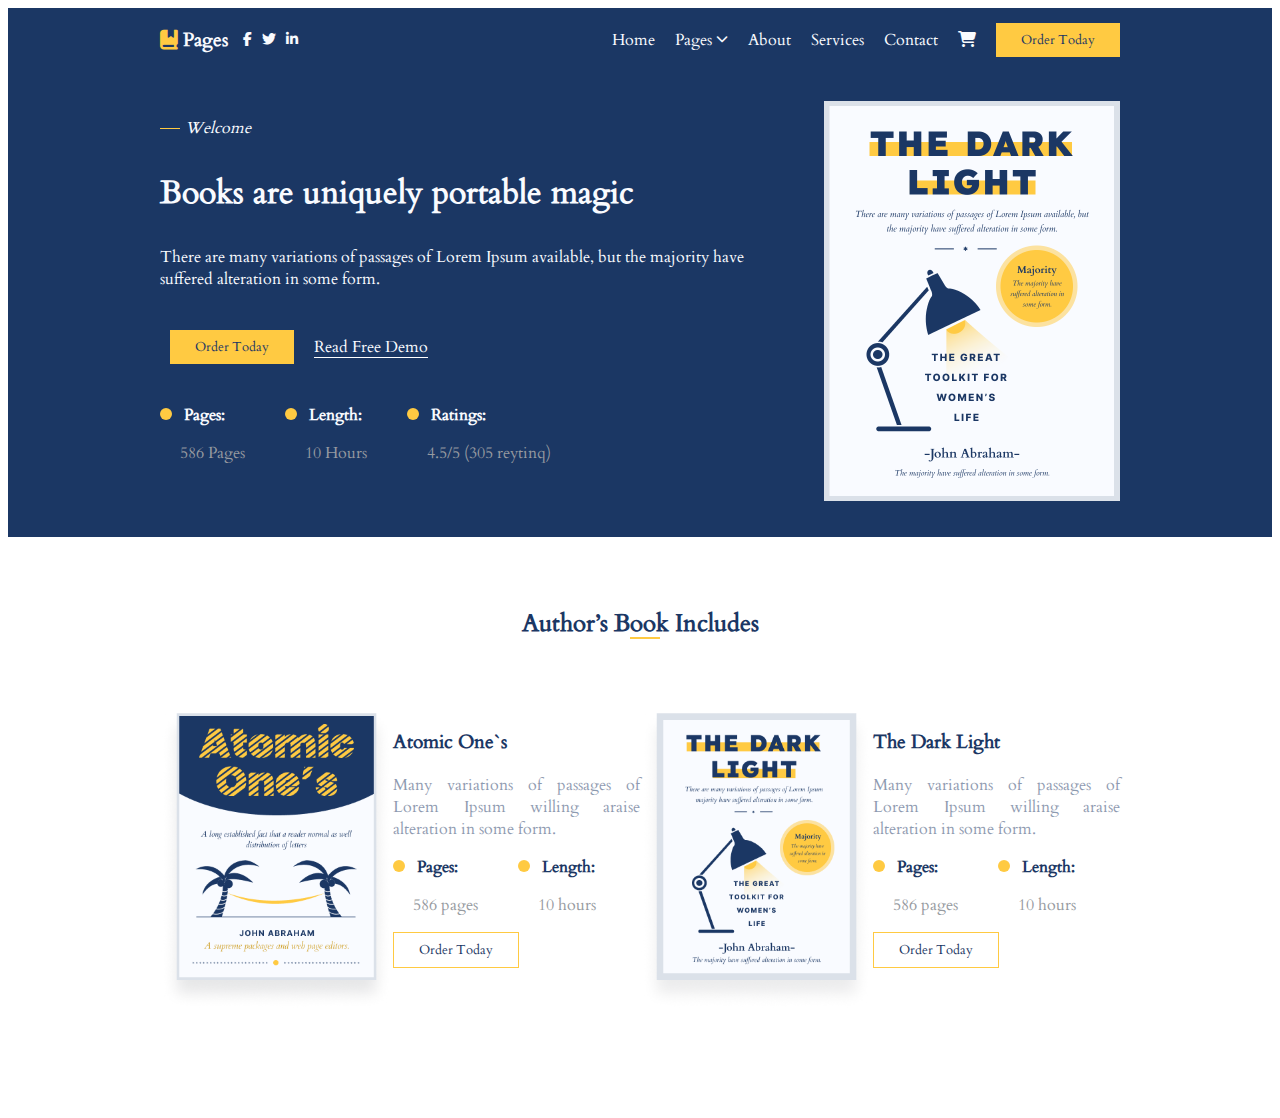
<file: Home/index.html>
<!DOCTYPE html>
<html lang="en">
<head>
    <meta charset="UTF-8">
    <meta http-equiv="X-UA-Compatible" content="IE=edge">
    <meta name="viewport" content="width=device-width, initial-scale=1.0">
    <title>Book Store</title>
    <link rel="stylesheet" href="./style.css">
    <link rel="stylesheet" href="https://necolas.github.io/normalize.css/8.0.1/normalize.css" />
    <link rel="stylesheet" href="https://cdnjs.cloudflare.com/ajax/libs/font-awesome/6.4.0/css/all.min.css" />
</head>
<body>
    <header class="bg-blue">
        <div class="header d-flex container space-between align-center">
          <div class="d-flex align-center icon-container">
            <div class="d-flex align-center logo-container">
              <i class="fa-solid fa-book-bookmark yellow fa-lg"></i>
              <h3>Pages</h3>
            </div>
            <div class="header-icons-container d-flex">
              <a class="icons-border-bg-white" target="_blank" href="https://www.facebook.com/">
                <i class="fa-brands i-blue fa-facebook-f fa-sm"> </i>
              </a>
    
              <a class="icons-border-bg-white" target="_blank" href="https://twitter.com/">
                <i class="fa-brands i-blue fa-twitter fa-sm"> </i>
              </a>
              <a class="icons-border-bg-white" target="_blank" href="https://www.linkedin.com/">
                <i class="fa-brands i-blue fa-linkedin-in fa-sm"> </i>
              </a>
            </div>
          </div>
          <!-- navigation start -->
          <div class="d-flex pages-container align-center">
            <ul class="d-flex pages-container align-center links">
              <div class="d-flex align-center hidden-logo logo-container">
                <i class="fa-solid fa-book-bookmark yellow fa-lg"></i>
                <h3>Pages</h3>
                <a class="cart-shop" href="#cart"><i class="fa-solid fa-cart-shopping"></i></a>
                <div id="close-menu">
                  <i class="fa-regular fa-rectangle-xmark fa-lg"></i>
                </div>
              </div>
              <li><a href="">Home</a></li>
              <li>
                <a href="">Pages <i class="fa-solid fa-chevron-down fa-xs"></i></a>
              </li>
              <li><a href="">About</a></li>
              <li><a href="">Services</a></li>
              <li><a href="">Contact</a></li>
              <div class="header-icons-container d-flex">
                <a class="icons-border-bg-white" target="_blank" href="https://www.facebook.com/">
                  <i class="fa-brands i-blue fa-facebook-f fa-sm"> </i>
                </a>
    
                <a class="icons-border-bg-white" target="_blank" href="https://twitter.com/">
                  <i class="fa-brands i-blue fa-twitter fa-sm"> </i>
                </a>
                <a class="icons-border-bg-white" target="_blank" href="https://www.linkedin.com/">
                  <i class="fa-brands i-blue fa-linkedin-in fa-sm"> </i>
                </a>
              </div>
              <button class="btn menu-btn">
                <a class="blue" href="#">Order Today</a>
              </button>
            </ul>
            <a class="cart-shop" href="#cart"><i class="fa-solid fa-cart-shopping"></i></a>
    
            <button class="btn menu-btn">
              <a class="blue" href="#">Order Today</a>
            </button>
            <div class="menu" id="menu">
              <i class="fa-solid fa-bars"></i>
            </div>
          </div>
        </div>
      </header>
    <!-- navigation end -->
 
    <!-- welcome to pages start -->
  <div class="bg-blue">
    <div class="nav container d-flex space-between">
      <div>
        <div class="welcome-section">
          <p class="lined"><i>Welcome</i></p>
          <h1 class="unique-text">Books are uniquely
            portable magic</h1>
          <p>
            There are many variations of passages of Lorem Ipsum available,
            but the majority have suffered alteration in some form.
          </p>
        </div>
        <div class="mar-30 d-flex align-center blue-section">
          <button class="btn">
            <a class="blue" href="#">Order Today</a>
          </button>
          <a class="underline" href="#">Read Free Demo</a>
        </div>
        <div>
          <div class="pages-cont d-flex">
            <div class="bulleted">
              <h4>Pages:</h4>
              <p class="gray">586 Pages</p>
            </div>
            <div class="bulleted">
              <h4>Length:</h4>
              <p class="gray">10 Hours</p>
            </div>
            <div class="bulleted">
              <h4>Ratings:</h4>
              <p class="gray">4.5/5 (305 reytinq)</p>
            </div>
          </div>
        </div>
      </div>
      <div>
        <img class="bookLight" src="../assets/Book.png" alt="The Dark Light Book cover" />
      </div>
    </div>
  </div>
  <!-- welcome to pages end --> 

  <!-- author`s books start -->
  <div class="books-section">
    <div class="container">
      <h2 class="blue line-sm includes-text">Author’s Book Includes</h2>
      <div class="d-flex space-between books-section">
        <div class="d-flex blue books-sec-cont">
          <img class="books-small" src="../assets/Book-sm1.png" alt="Atomic one`s book cover" />
          <div class="books-small-text">
            <h3>Atomic One`s</h3>
            <p>
              Many variations of passages of Lorem Ipsum willing araise
              alteration in some form.
            </p>
            <div class="d-flex blue books-pages-cont">
              <div class="bulleted">
                <h4>Pages:</h4>
                <p class="gray">586 pages</p>
              </div>
              <div class="bulleted">
                <h4>Length:</h4>
                <p class="gray">10 hours</p>
              </div>
            </div>
            <button class="btn-no-bg">
              <a class="blue" href="#">Order Today</a>
            </button>
          </div>
        </div>

        <div class="d-flex blue books-sec-cont">
          <img class="books-small" src="../assets/Book-sm2.png" alt="The dark light book cover" />
          <div class="books-small-text">
            <h3>The Dark Light</h3>
            <p>
              Many variations of passages of Lorem Ipsum willing araise
              alteration in some form.
            </p>
            <div class="d-flex blue books-pages-cont">
              <div class="bulleted">
                <h4>Pages:</h4>
                <p class="gray">586 pages</p>
              </div>
              <div class="bulleted">
                <h4>Length:</h4>
                <p class="gray">10 hours</p>
              </div>
            </div>
            <button class="btn-no-bg">
              <a class="blue" href="#">Order Today</a>
            </button>
          </div>
        </div>
      </div>
    </div>
  </div>
  <!-- author`s books end -->
</body>
</html>
</file>
<file: Home/style.css>
@font-face {
    font-family: Cardo-regular;
    src: url(../fonts/Cardo-Regular.ttf);
  }
  @font-face {
    font-family: Cardo-italic;
    src: url(../fonts/Cardo-Italic.ttf);
  }
  @font-face {
    font-family: Cardo-bold;
    src: url(../fonts/Cardo-Bold.ttf);
  }
  
  * {
    font-family: Cardo-regular, Cardo-italic, Cardo-bold, serif;
    object-fit: cover;
  }

  .container {
    max-width: 960px;
    margin: 0 auto;
  }
  body {
    color: #f9fbff;
    font-family: Cardo-regular, Cardo-italic, Cardo-bold, serif;
  }
  .links .menu-btn {
    display: none;
  }
  .links .header-icons-container {
    display: none;
  }
  .links .hidden-logo {
    display: none;
  }
  
  .menu {
    display: none;
  }
  .header {
    padding-bottom: 30px;
  }
  .nav {
    gap: 80px;
    padding-bottom: 30px;
  }
  
  .unique-text {
    padding: 10px 0;
  }
  .blue-section {
    padding: 10px;
    gap: 20px;
  }
  .pages-cont {
    gap: 40px;
  }
  .d-flex {
    display: flex;
  }
  
  .align-center {
    align-items: center;
  }
  
  .justify-center {
    justify-content: center;
  }
  .center {
    justify-content: center;
    align-items: center;
  }
  .space-around {
    justify-content: space-around;
  }
  .space-between {
    justify-content: space-between;
  }
  .logo-container {
    gap: 5px;
  }
  
  .icon-container {
    gap: 15px;
  }
  .pages-container {
    gap: 20px;
  }
  .links li {
    display: inline-block;
  }
  .mar-30 {
    margin: 30px auto;
  }
  .bg-blue {
    background-color: #1b3764;
  }
  
  .fa-brands {
    color: #f9fbff;
  }
  
  .yellow {
    color: #ffca42;
  }
  .white {
    color: #f4f8ff;
  }
  .blue {
    color: #1b3764;
  }
  .gray {
    color: #969aa0;
  }
  .header-icons-container {
    gap: 10px;
  }
  
  .btn {
    background-color: #ffca42;
    border: none;
    color: #1b3764;
    padding: 8px 25px;
  }
  .btn-no-bg {
    border: 1px solid #ffca42;
    color: #1b3764;
    padding: 8px 25px;
    background-color: transparent;
  }
  .btn-no-bg-white {
    border: 1px solid #ffca42;
    color: #f4f8ff;
    padding: 8px 25px;
    background-color: transparent;
  }
  a {
    text-decoration: none;
    color: #f9fbff;
  }
  p {
    text-align: justify;
  }
  .bulleted::before {
    display: inline-block;
    content: "";
    border-radius: 0.375rem;
    height: 0.75rem;
    width: 0.75rem;
    margin-right: 0.5rem;
    background-color: #ffca42;
  }
  
  .bulleted h4 {
    display: inline;
  }
  
  .bulleted p {
    margin-left: 20px;
  }
  
  .underline {
    text-decoration: none;
    position: relative;
    color: #f9fbff;
  }

  
.underline::after {
    content: "";
    position: absolute;
    width: 100%;
    height: 1px;
    background-color: white;
    bottom: 0;
    left: 0;
  }
  
  .lined {
    position: relative;
    padding-left: 25px;
  }
  .lined::before {
    content: "";
    display: block;
    width: 20px;
    height: 0.5px;
    background: #ffca42;
    left: 0;
    top: 50%;
    position: absolute;
  }
  
  .bookLight {
    max-height: 400px;
  }
  
  .line-sm {
    position: relative;
  }
  
  .line-sm::after {
    display: block;
    content: "";
    width: 30px;
    height: 2px;
    background: #ffca42;
    position: absolute;
    bottom: 0;
    left: 470px;
    top: 30px;
  }
  .books-pages-cont {
    gap: 40px;
  }
  .books-small {
    max-height: 300px;
  }
  .books-small-text >p{
    opacity: 0.5;
  }
  .bg-light-blue {
    background-color: #f4f8ff;
  }
  .books-section {
    padding: 50px 0;
  }
  .includes-text {
    text-align: center;
  }
  .author-section {
    padding: 50px 0;
    gap: 60px;
  }
  .author-image {
    max-height: 350px;
  }
</file>
